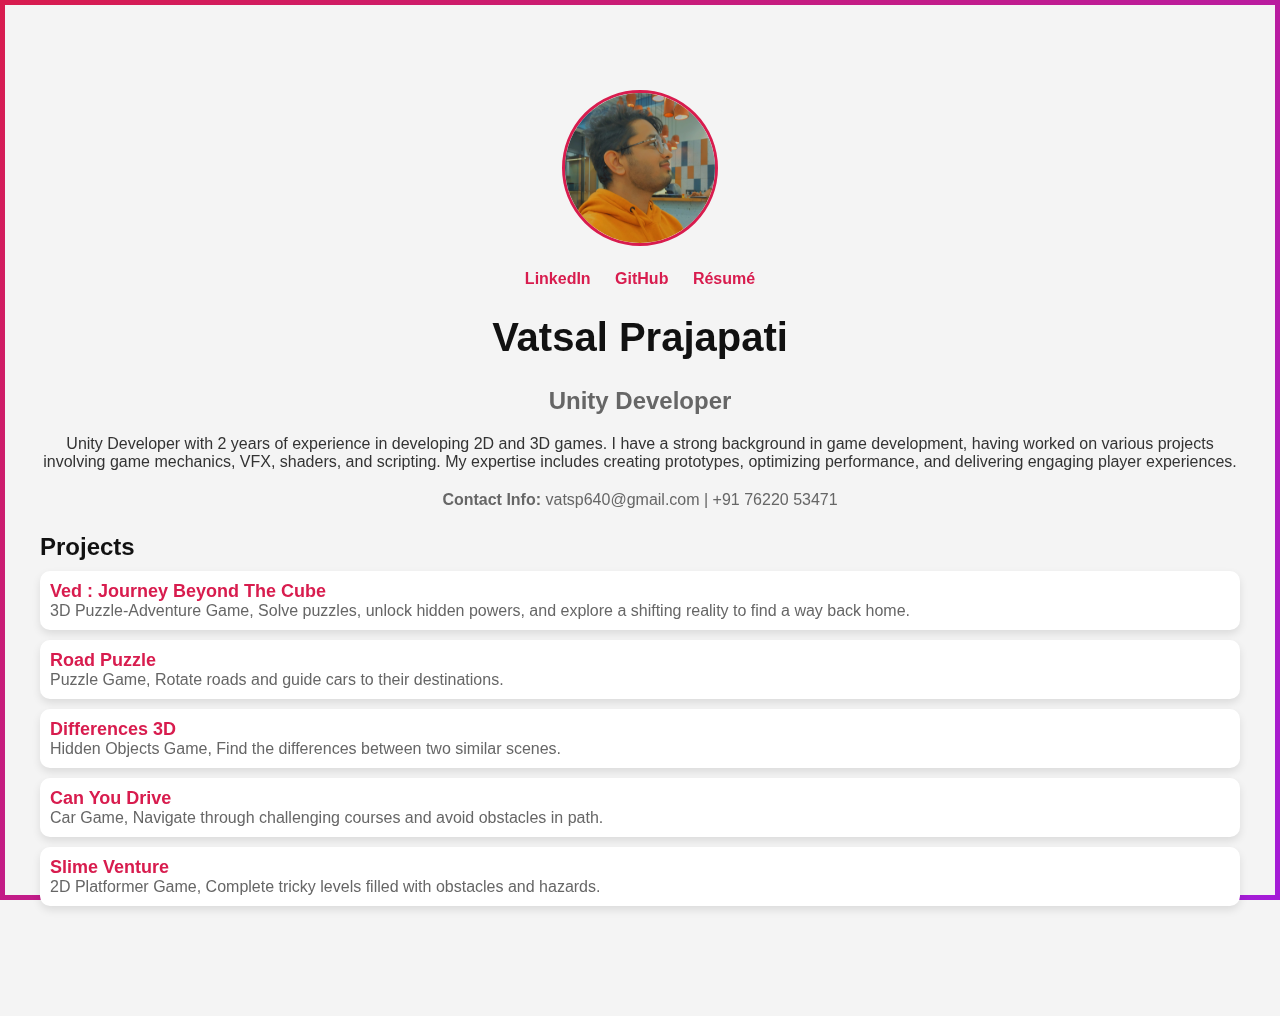
<file: index.html>
<!DOCTYPE html>
<html lang="en">
<head>
    <meta charset="UTF-8">
    <meta name="viewport" content="width=device-width, initial-scale=1.0">
    <title>Vatsal Prajapati</title>
    <link rel="stylesheet" href="styles.css"> <!-- Link to the external CSS file -->
    <link rel="icon" type="image/png" href="img/favicon.png">
</head>
<body>
    <div class="container">
        <!-- Profile Section -->
        <div class="profile-section">
            <img src="img/ProfilePicture.jpg" alt="Profile Picture" class="profile-picture">
            <div class="profile-links">
                <a target="_blank" href="https://www.linkedin.com/in/vatsalrp/" class="link">LinkedIn</a>
                <a target="_blank" href="https://github.com/vatsalrp" class="link">GitHub</a>
                <a target="_blank" href="https://drive.google.com/file/d/13UsGWxCc3MQxv5MGRLqHUqKbyP_nwCQg/view?usp=sharing" class="link">Résumé</a>
            </div>
        </div>

        <!-- Name and Position -->
        <div class="name-section">
            <h1>Vatsal Prajapati</h1>
            <h2>Unity Developer</h2>
            <p> Unity Developer with 2 years of experience in developing 2D and 3D games.
                I have a strong background in game development, having worked on various projects involving game mechanics, VFX, shaders, and scripting.
                My expertise includes creating prototypes, optimizing performance, and delivering engaging player experiences.</p>
        </div>

        <!-- Contact Info and Bio -->
        <div class="contact-section">
            
            <p><strong>Contact Info:</strong> vatsp640@gmail.com | +91 76220 53471</p>
        </div>

        <!-- Projects Section -->
        <div class="projects-section">
            <h3>Projects</h3>
            <div class="projects">
                <div class="project-card">
                    <a href="./projects/Ved/Ved.html" target="_blank" class="project-title">Ved : Journey Beyond The Cube</a>
                    <div class="project-desc">3D Puzzle-Adventure Game, Solve puzzles, unlock hidden powers, and explore a shifting reality to find a way back home.</div>
                </div>
                <div class="project-card">
                    <a href="./projects/RoadPuzzle/road-puzzle.html" target="_blank" class="project-title">Road Puzzle</a>
                    <div class="project-desc">Puzzle Game, Rotate roads and  guide cars to their destinations.</div>
                </div>
                <div class="project-card">
                    <a href="./projects/Differences/differences.html" target="_blank" class="project-title">Differences 3D</a>
                    <div class="project-desc">Hidden Objects Game, Find the differences between two similar scenes.</div>
                </div>
                <div class="project-card">
                    <a href="./projects/CanYouDrive/can-you-drive.html" target="_blank" class="project-title">Can You Drive</a>
                    <div class="project-desc">Car Game, Navigate through challenging courses and avoid obstacles in path.</div>
                </div>
                <div class="project-card">
                    <a href="./projects/SlimeVenture/slime-venture.html" target="_blank" class="project-title">Slime Venture</a>
                    <div class="project-desc">2D Platformer Game, Complete tricky levels filled with obstacles and hazards.</div>
                </div>
            </div>
        </div>
    </div>
</body>
</html>
</file>
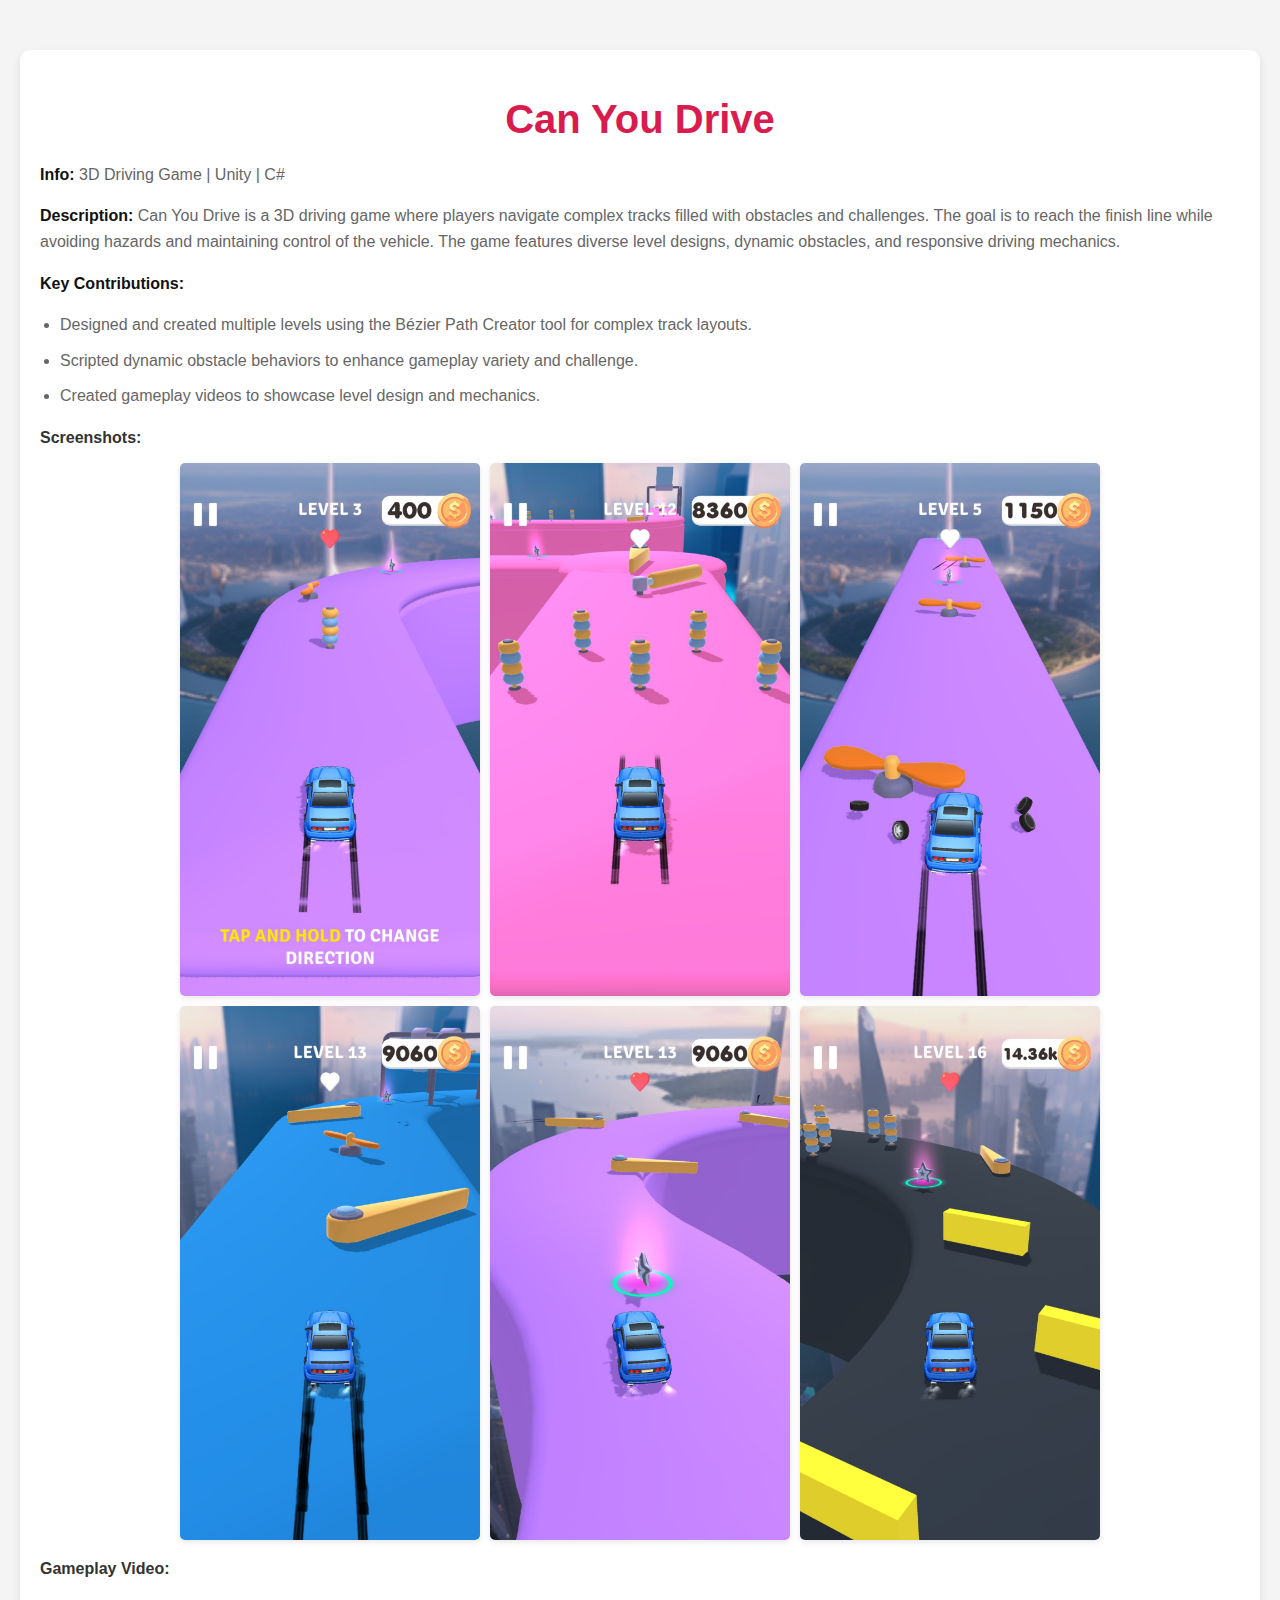
<file: projects/CanYouDrive/can-you-drive.html>
<!DOCTYPE html>
<html lang="en">
<head>
    <meta charset="UTF-8">
    <meta name="viewport" content="width=device-width, initial-scale=1.0">
    <title>Can You Drive</title>
    <link rel="stylesheet" href="styles.css"> <!-- Link to the external CSS file -->
</head>
<body>
    <div class="container">
        <!-- Project Title -->
        <h1 class="project-title">Can You Drive</h1>

        <!-- Project Description -->
        <div class="project-desc">
            <p><strong>Info:</strong> 3D Driving Game | Unity | C#</p>
            <p><strong>Description:</strong> Can You Drive is a 3D driving game where players navigate complex tracks filled with obstacles and challenges.
                The goal is to reach the finish line while avoiding hazards and maintaining control of the vehicle.
                The game features diverse level designs, dynamic obstacles, and responsive driving mechanics.
            </p>
            
            <p><strong>Key Contributions:</strong></p>
            <ul>
                <li>Designed and created multiple levels using the Bézier Path Creator tool for complex track layouts.</li>
                <li>Scripted dynamic obstacle behaviors to enhance gameplay variety and challenge.</li>
                <li>Created gameplay videos to showcase level design and mechanics.</li>
            </ul>
        </div>

        <!-- Images Section -->
        <div class="media-section">
            <p><strong>Screenshots:</strong>
            <div class="image-gallery">
                <img src="img/img1.jpg" alt="Can You Drive Screenshot 1">
                <img src="img/img2.jpg" alt="Can You Drive Screenshot 2">
                <img src="img/img3.jpg" alt="Can You Drive Screenshot 3">
                <img src="img/img4.jpg" alt="Can You Drive Screenshot 4">
                <img src="img/img5.jpg" alt="Can You Drive Screenshot 5">
                <img src="img/img6.jpg" alt="Can You Drive Screenshot 6">
            </div>
        </div>

        <!-- YouTube Video Section -->
        <div class="video-section">
            <p><strong>Gameplay Video:</strong>
        </div>
        <div class="video-container">
            <iframe 
                src="https://youtube.com/embed/zLu1gIJkfN4"
                title="Can You Drive Gameplay" 
                frameborder="0"
                allow="accelerometer; autoplay; clipboard-write; encrypted-media; gyroscope; picture-in-picture" 
                allowfullscreen>
            </iframe>
        </div>

        <!-- Back to Home Link -->
        <!-- <a href="https://vatsalrp.github.io/" class="resume-link">Back to Home</a> -->
    </div>
</body>
</html>
</file>
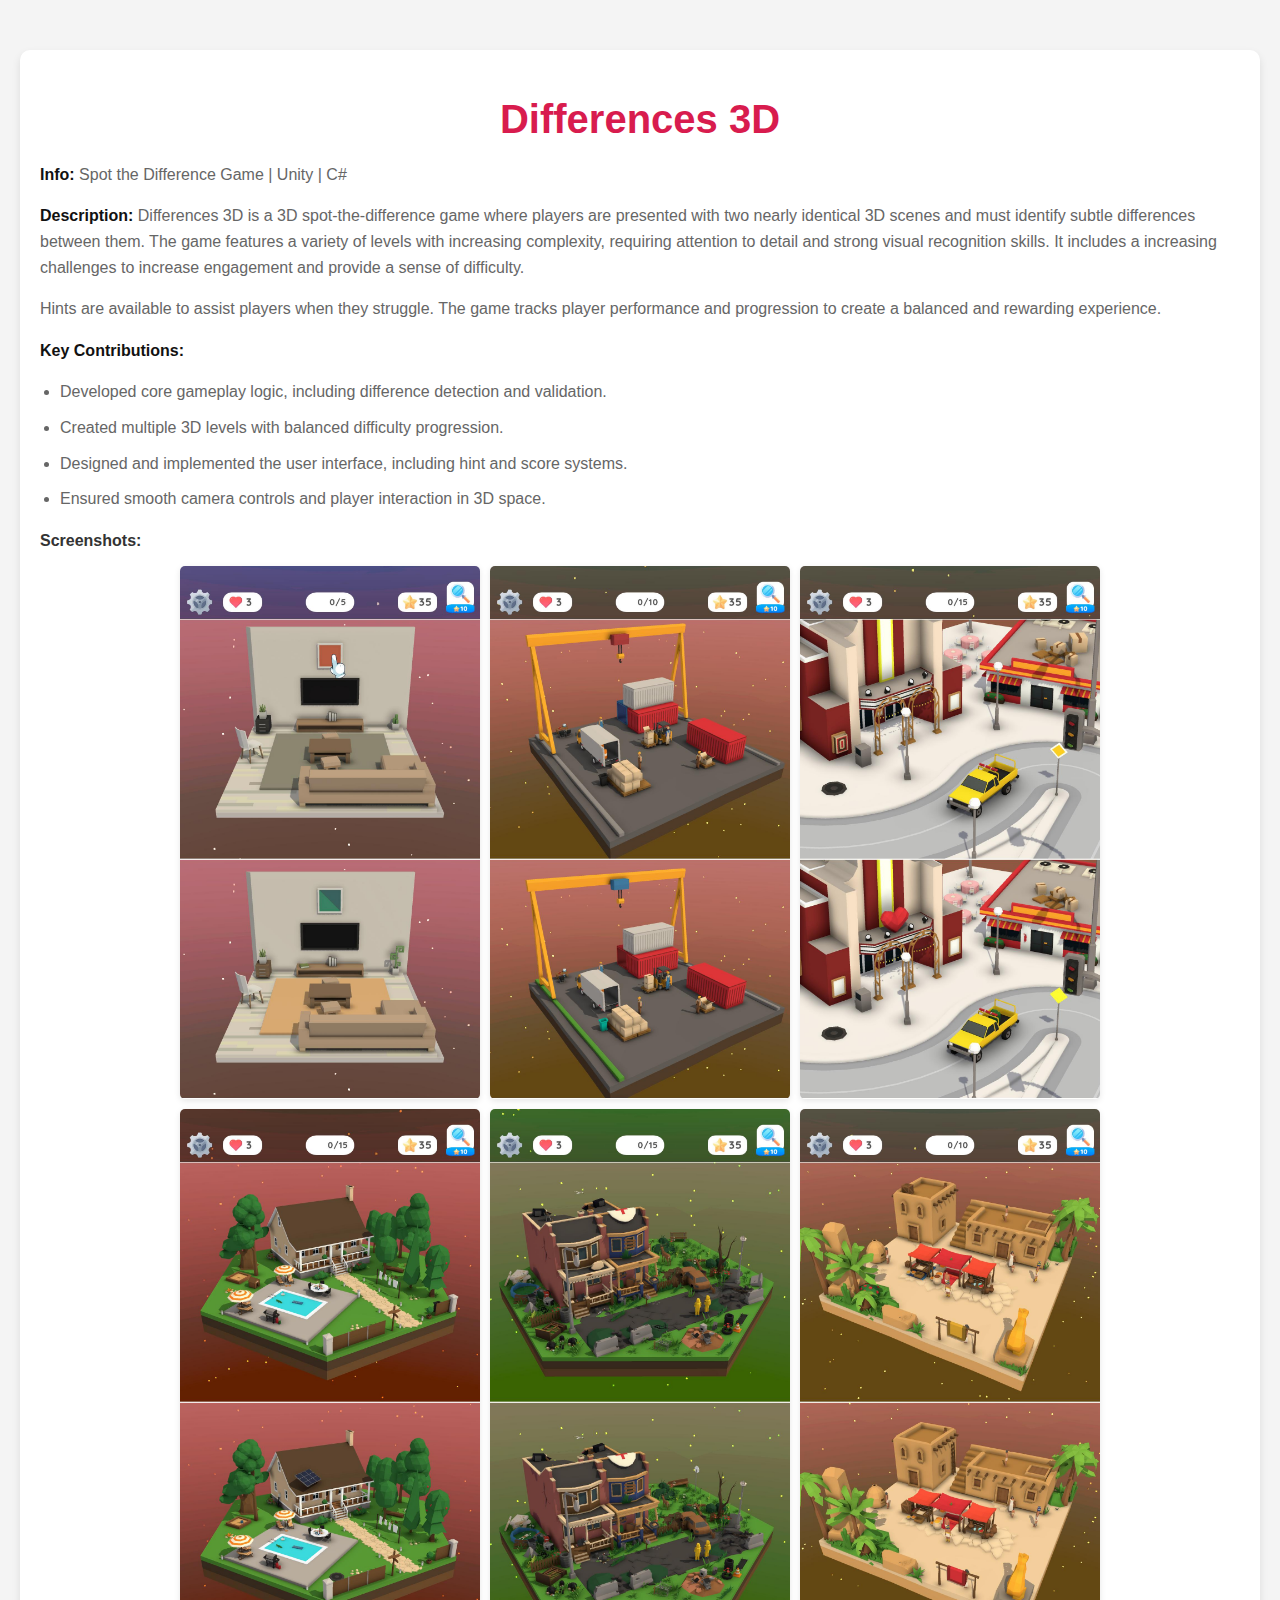
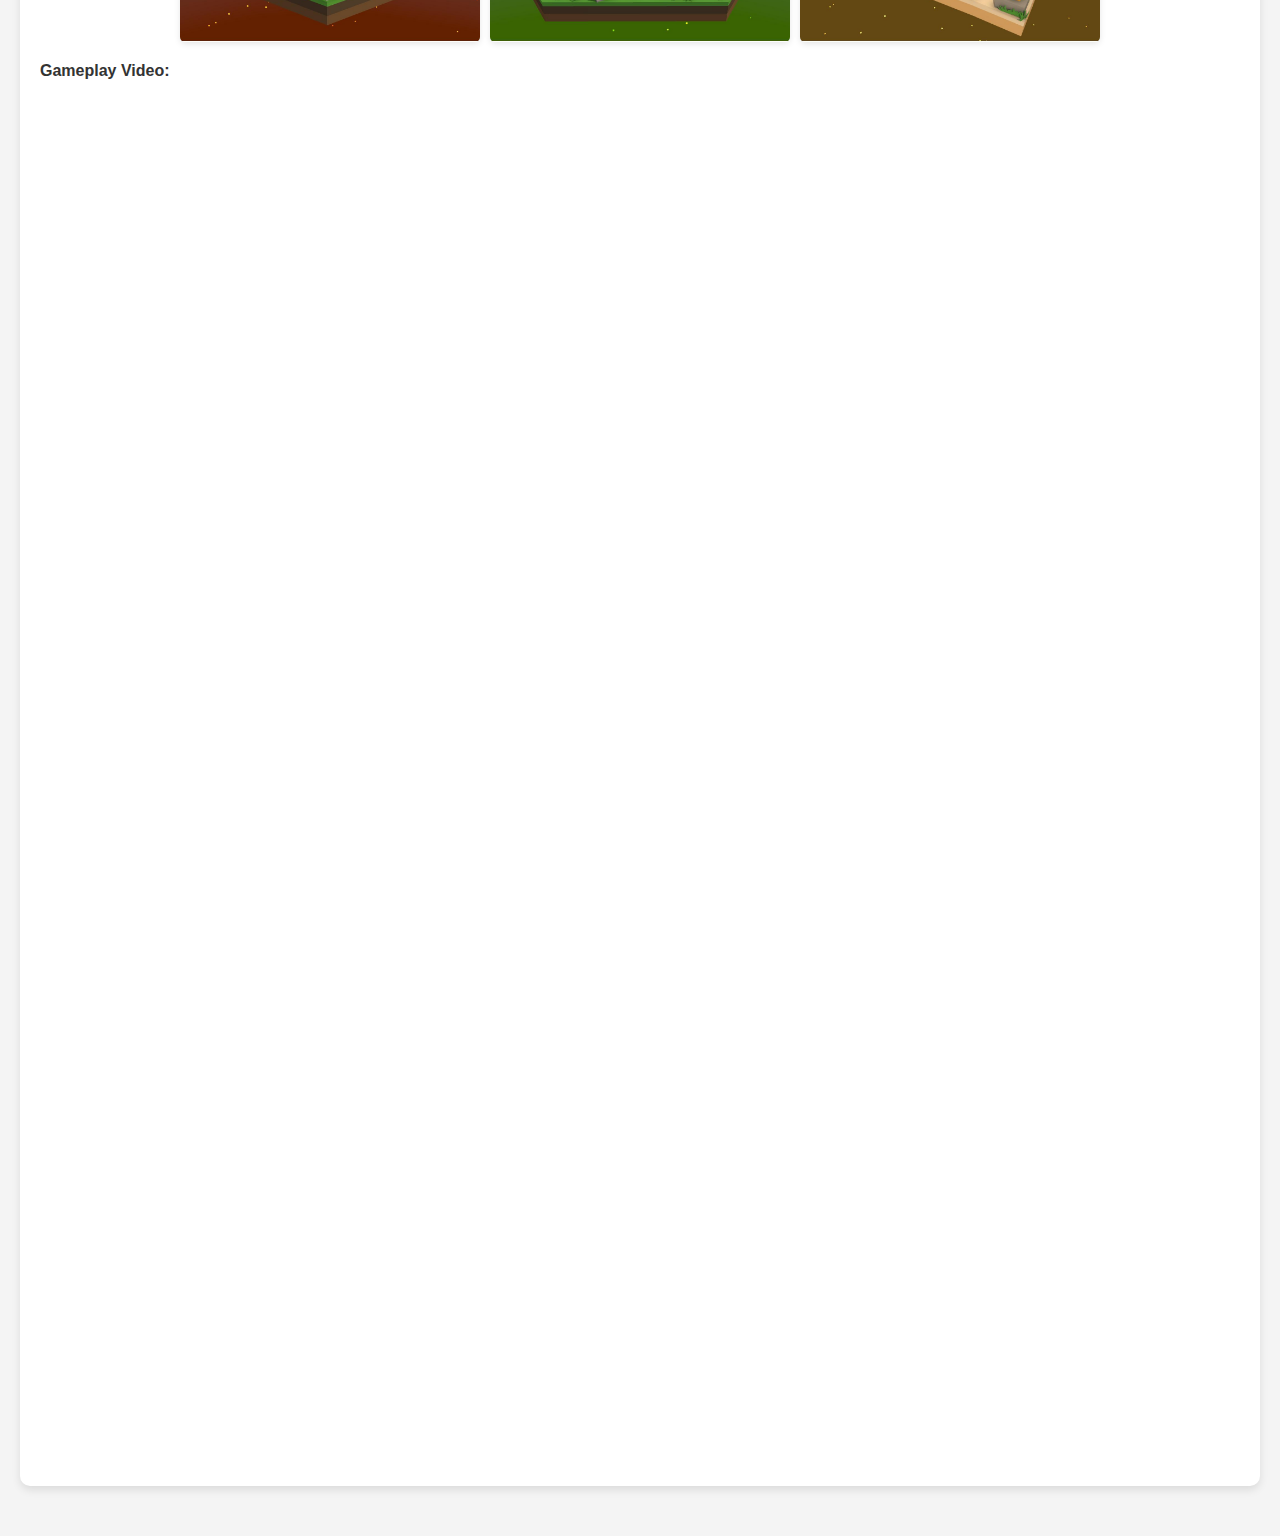
<file: projects/Differences/differences.html>
<!DOCTYPE html>
<html lang="en">
<head>
    <meta charset="UTF-8">
    <meta name="viewport" content="width=device-width, initial-scale=1.0">
    <title>Differences 3D</title>
    <link rel="stylesheet" href="styles.css"> <!-- Link to the external CSS file -->
    <link rel="icon" type="image/png" href="img/favicon.png">
</head>
<body>
    <div class="container">
        <!-- Project Title -->
        <h1 class="project-title">Differences 3D</h1>

        <!-- Project Description -->
        <div class="project-desc">
            <p><strong>Info:</strong> Spot the Difference Game | Unity | C#</p>
            <p><strong>Description:</strong> Differences 3D is a 3D spot-the-difference game where players are presented with two nearly identical 3D scenes and must identify subtle differences between them.
                The game features a variety of levels with increasing complexity, requiring attention to detail and strong visual recognition skills.
                It includes a increasing challenges to increase engagement and provide a sense of difficulty.
            </p>
            <p>
                Hints are available to assist players when they struggle.
                The game tracks player performance and progression to create a balanced and rewarding experience.
            </p>
            <p><strong>Key Contributions:</strong></p>
            <ul>
                <li>Developed core gameplay logic, including difference detection and validation.</li>
                <li>Created multiple 3D levels with balanced difficulty progression.</li>
                <li>Designed and implemented the user interface, including hint and score systems.</li>
                <li>Ensured smooth camera controls and player interaction in 3D space.</li>
            </ul>
        </div>

        <!-- Images Section -->
        <div class="media-section">
            <p><strong>Screenshots:</strong>
            <div class="image-gallery">
                <img src="img/img1.jpg" alt="Differences Screenshot 2">
                <img src="img/img2.jpg" alt="Differences Screenshot 1">
                <img src="img/img3.jpg" alt="Differences Screenshot 3">
                <img src="img/img4.jpg" alt="Differences Screenshot 4">
                <img src="img/img5.jpg" alt="Differences Screenshot 5">
                <img src="img/img6.jpg" alt="Differences Screenshot 6">
            </div>
        </div>

        <!-- YouTube Video Section -->
        <div class="video-section">
            <p><strong>Gameplay Video:</strong>
        </div>
        <!-- <div class="video-container">
            <iframe width="315" height="560" src="https://youtube.com/embed/sfEpgMW0HjY" 
                title="Differences Gameplay" frameborder="0" 
                allow="accelerometer; autoplay; clipboard-write; encrypted-media; gyroscope; picture-in-picture" 
                allowfullscreen>
            </iframe>
        
            <iframe width="560" height="315" src="https://youtube.com/embed/TGMaINhGixk" 
                title="Differences Gameplay" frameborder="0" 
                allow="accelerometer; autoplay; clipboard-write; encrypted-media; gyroscope; picture-in-picture" 
                allowfullscreen>
            </iframe>
        </div> -->

        <div class="video-container">
            <iframe 
                src="https://youtube.com/embed/sfEpgMW0HjY"
                title="Differences Gameplay" 
                frameborder="0"
                allow="accelerometer; autoplay; clipboard-write; encrypted-media; gyroscope; picture-in-picture" 
                allowfullscreen>
            </iframe>
        </div>

        <div class="video-container">
        <iframe 
                src="https://youtube.com/embed/TGMaINhGixk"
                title="Differences Gameplay" 
                frameborder="0"
                allow="accelerometer; autoplay; clipboard-write; encrypted-media; gyroscope; picture-in-picture" 
                allowfullscreen>
            </iframe>
        </div>

        <!-- Back to Home Link -->
        <!-- <a href="https://vatsalrp.github.io/" class="resume-link">Back to Home</a> -->
    </div>
</body>
</html>
</file>
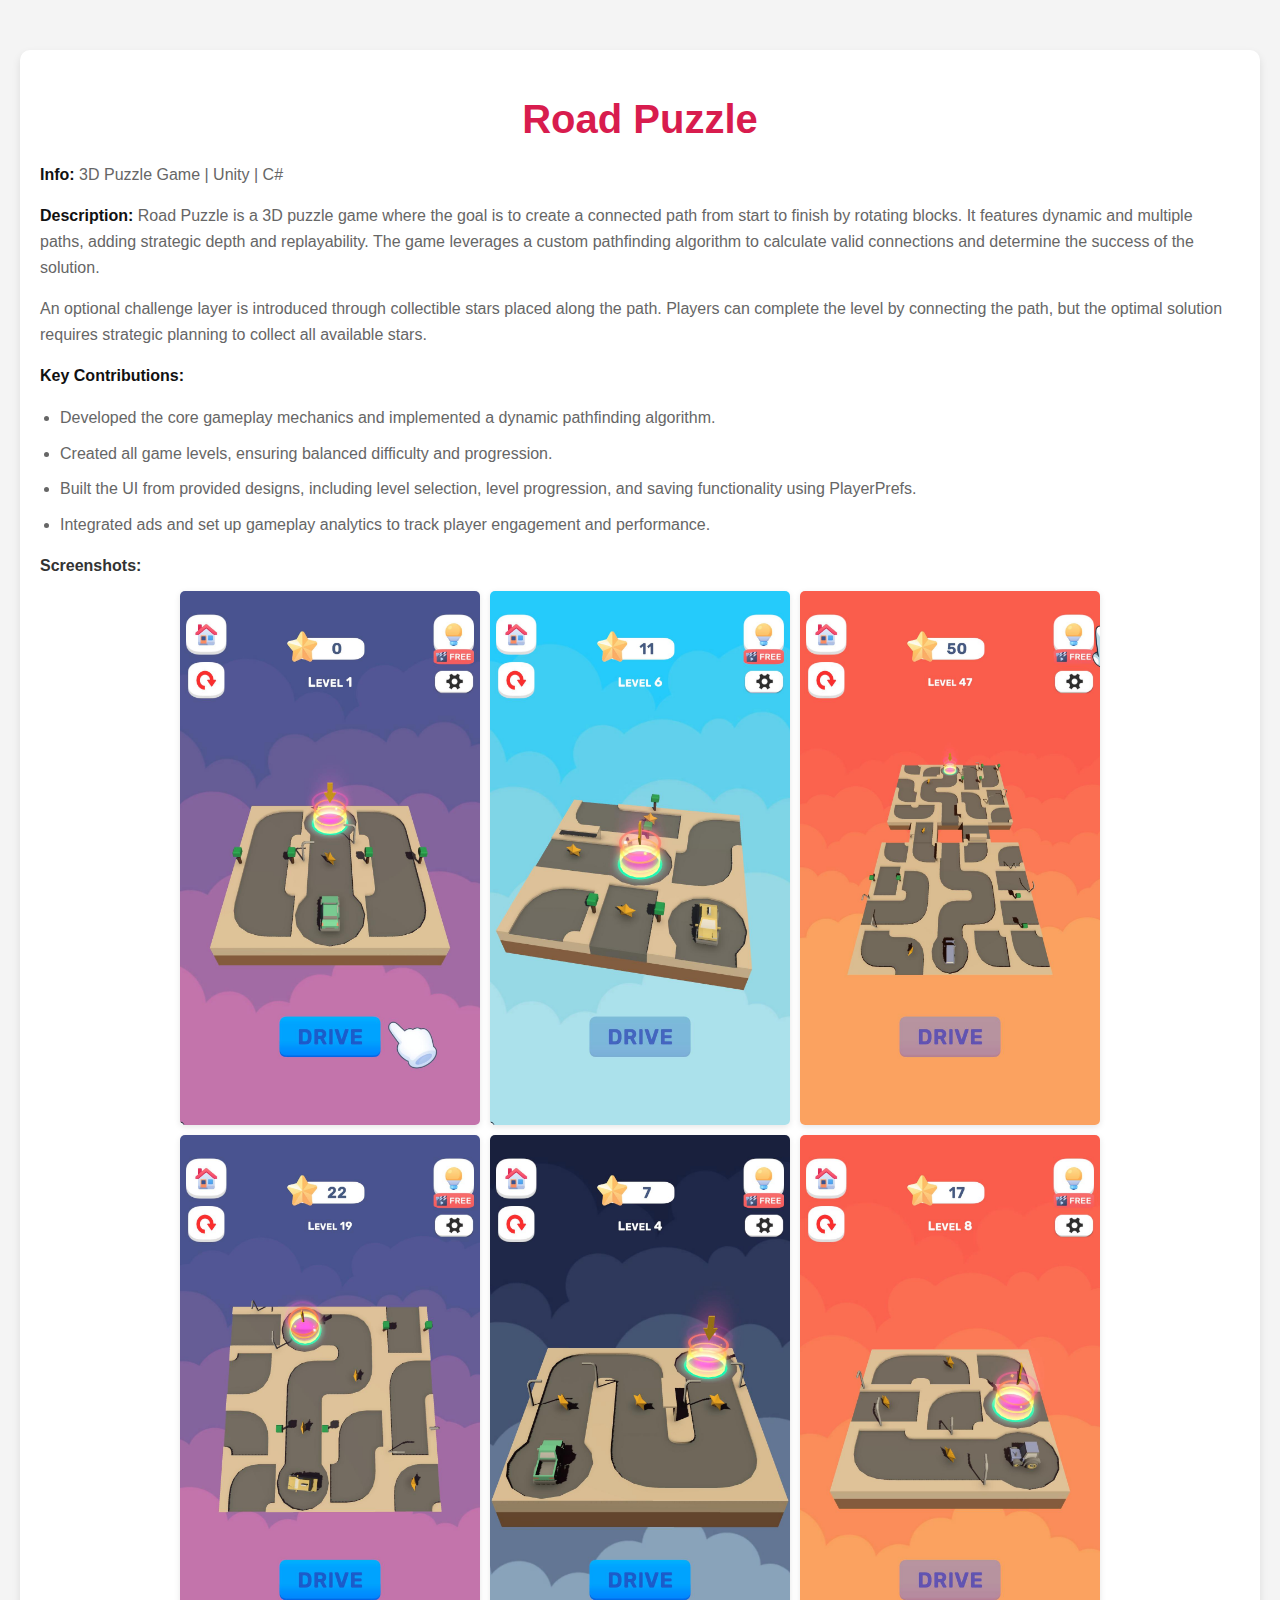
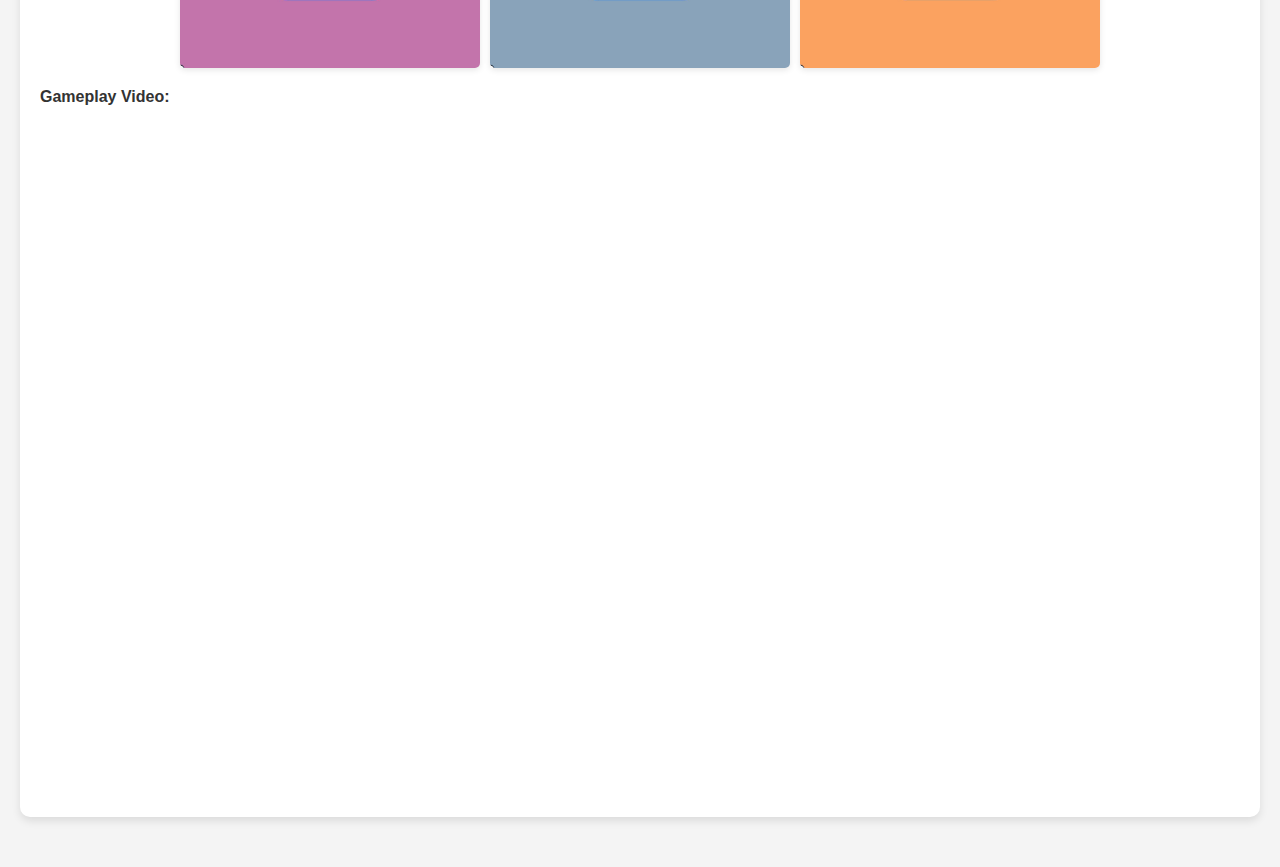
<file: projects/RoadPuzzle/road-puzzle.html>
<!DOCTYPE html>
<html lang="en">
<head>
    <meta charset="UTF-8">
    <meta name="viewport" content="width=device-width, initial-scale=1.0">
    <title>Road Puzzle</title>
    <link rel="stylesheet" href="styles.css"> <!-- Link to the external CSS file -->
    <link rel="icon" type="image/png" href="img/favicon.png">
</head>
<body>
    <div class="container">
        <!-- Project Title -->
        <h1 class="project-title">Road Puzzle</h1>

        <!-- Project Description -->
        <div class="project-desc">
            <p><strong>Info:</strong> 3D Puzzle Game | Unity | C#</p>
            <p><strong>Description:</strong> Road Puzzle is a 3D puzzle game where the goal is to create a connected path from start to finish by rotating blocks.
                It features dynamic and multiple paths, adding strategic depth and replayability.
                The game leverages a custom pathfinding algorithm to calculate valid connections and determine the success of the solution.
            </p>
            <p>
                An optional challenge layer is introduced through collectible stars placed along the path.
                Players can complete the level by connecting the path, but the optimal solution requires strategic planning to collect all available stars.
            </p>
            <p><strong>Key Contributions:</strong></p>
            <ul>
                <li>Developed the core gameplay mechanics and implemented a dynamic pathfinding algorithm.</li>
                <li>Created all game levels, ensuring balanced difficulty and progression.</li>
                <li>Built the UI from provided designs, including level selection, level progression, and saving functionality using PlayerPrefs.</li>
                <li>Integrated ads and set up gameplay analytics to track player engagement and performance.</li>
            </ul>
        </div>

        <!-- Images Section -->
        <div class="media-section">
            <p><strong>Screenshots:</strong>
            <div class="image-gallery">
                <img src="img/img1.jpg" alt="Road Puzzle Screenshot 1">
                <img src="img/img2.jpg" alt="Road Puzzle Screenshot 2">
                <img src="img/img3.jpg" alt="Road Puzzle Screenshot 3">
                <img src="img/img4.jpg" alt="Road Puzzle Screenshot 4">
                <img src="img/img5.jpg" alt="Road Puzzle Screenshot 5">
                <img src="img/img6.jpg" alt="Road Puzzle Screenshot 6">
            </div>
        </div>

        <!-- YouTube Video Section -->
        <div class="video-section">
            <p><strong>Gameplay Video:</strong>
        </div>
        <div class="video-container">
            <iframe 
                src="https://youtube.com/embed/kZRfVn1fmAA"
                title="Road Puzzle Gameplay" 
                frameborder="0"
                allow="accelerometer; autoplay; clipboard-write; encrypted-media; gyroscope; picture-in-picture" 
                allowfullscreen>
            </iframe>
        </div>

        <!-- Back to Home Link -->
        <!-- <a href="https://vatsalrp.github.io/" class="resume-link">Back to Home</a> -->
    </div>
</body>
</html>
</file>
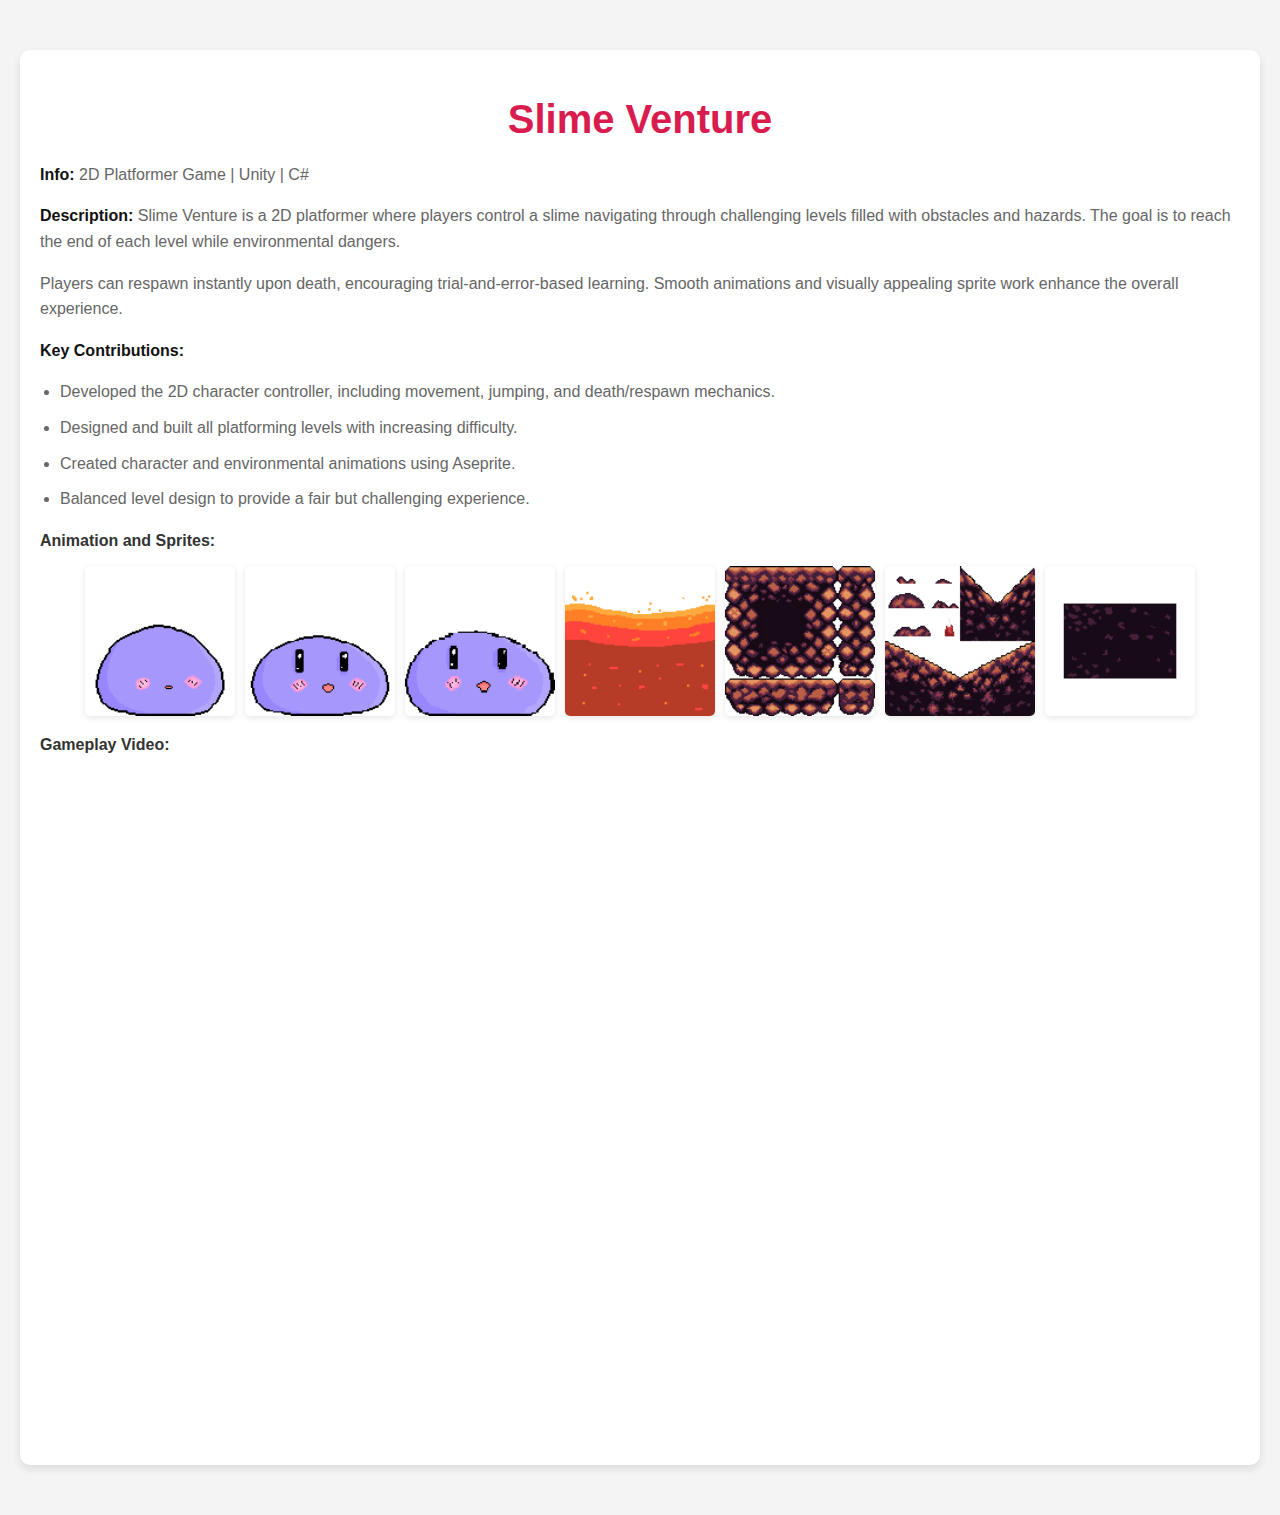
<file: projects/SlimeVenture/slime-venture.html>
<!DOCTYPE html>
<html lang="en">
<head>
    <meta charset="UTF-8">
    <meta name="viewport" content="width=device-width, initial-scale=1.0">
    <title>Slime Venture</title>
    <link rel="stylesheet" href="styles.css"> <!-- Link to the external CSS file -->
    <link rel="icon" type="image/png" href="img/favicon.png">
</head>
<body>
    <div class="container">
        <!-- Project Title -->
        <h1 class="project-title">Slime Venture</h1>

        <!-- Project Description -->
        <div class="project-desc">
            <p><strong>Info:</strong> 2D Platformer Game | Unity | C#</p>
            <p><strong>Description:</strong> Slime Venture is a 2D platformer where players control a slime navigating through challenging levels filled with obstacles and hazards.
                The goal is to reach the end of each level while environmental dangers.
            </p>
            <p>
                Players can respawn instantly upon death, encouraging trial-and-error-based learning.
                Smooth animations and visually appealing sprite work enhance the overall experience.
            </p>
            <p><strong>Key Contributions:</strong></p>
            <ul>
                <li>Developed the 2D character controller, including movement, jumping, and death/respawn mechanics.</li>
                <li>Designed and built all platforming levels with increasing difficulty.</li>
                <li>Created character and environmental animations using Aseprite.</li>
                <li>Balanced level design to provide a fair but challenging experience.</li>
            </ul>
        </div>

        <!-- Images Section -->
        <div class="media-section">
            <p><strong>Animation and Sprites:</strong>
            <div class="image-gallery">
                <img src="img/img1.gif" alt="Slime Venture Screenshot 1">
                <img src="img/img2.gif" alt="Slime Venture Screenshot 2">
                <img src="img/img3.gif" alt="Slime Venture Screenshot 3">
                <img src="img/img4.gif" alt="Slime Venture Screenshot 4">
                <img src="img/img5.jpg" alt="Slime Venture Screenshot 4">
                <img src="img/img6.png" alt="Slime Venture Screenshot 4">
                <img src="img/img7.png" alt="Slime Venture Screenshot 4">
            </div>
        </div>

        <!-- YouTube Video Section -->
        <div class="video-section">
            <p><strong>Gameplay Video:</strong>
        </div>
        <div class="video-container">
            <iframe 
                src="https://youtube.com/embed/30IrmBx-UZU"
                title="Slime Venture Gameplay" 
                frameborder="0"
                allow="accelerometer; autoplay; clipboard-write; encrypted-media; gyroscope; picture-in-picture" 
                allowfullscreen>
            </iframe>
        </div>

        <!-- Back to Home Link -->
        <!-- <a href="https://vatsalrp.github.io/" class="resume-link">Back to Home</a> -->
    </div>
</body>
</html>
</file>
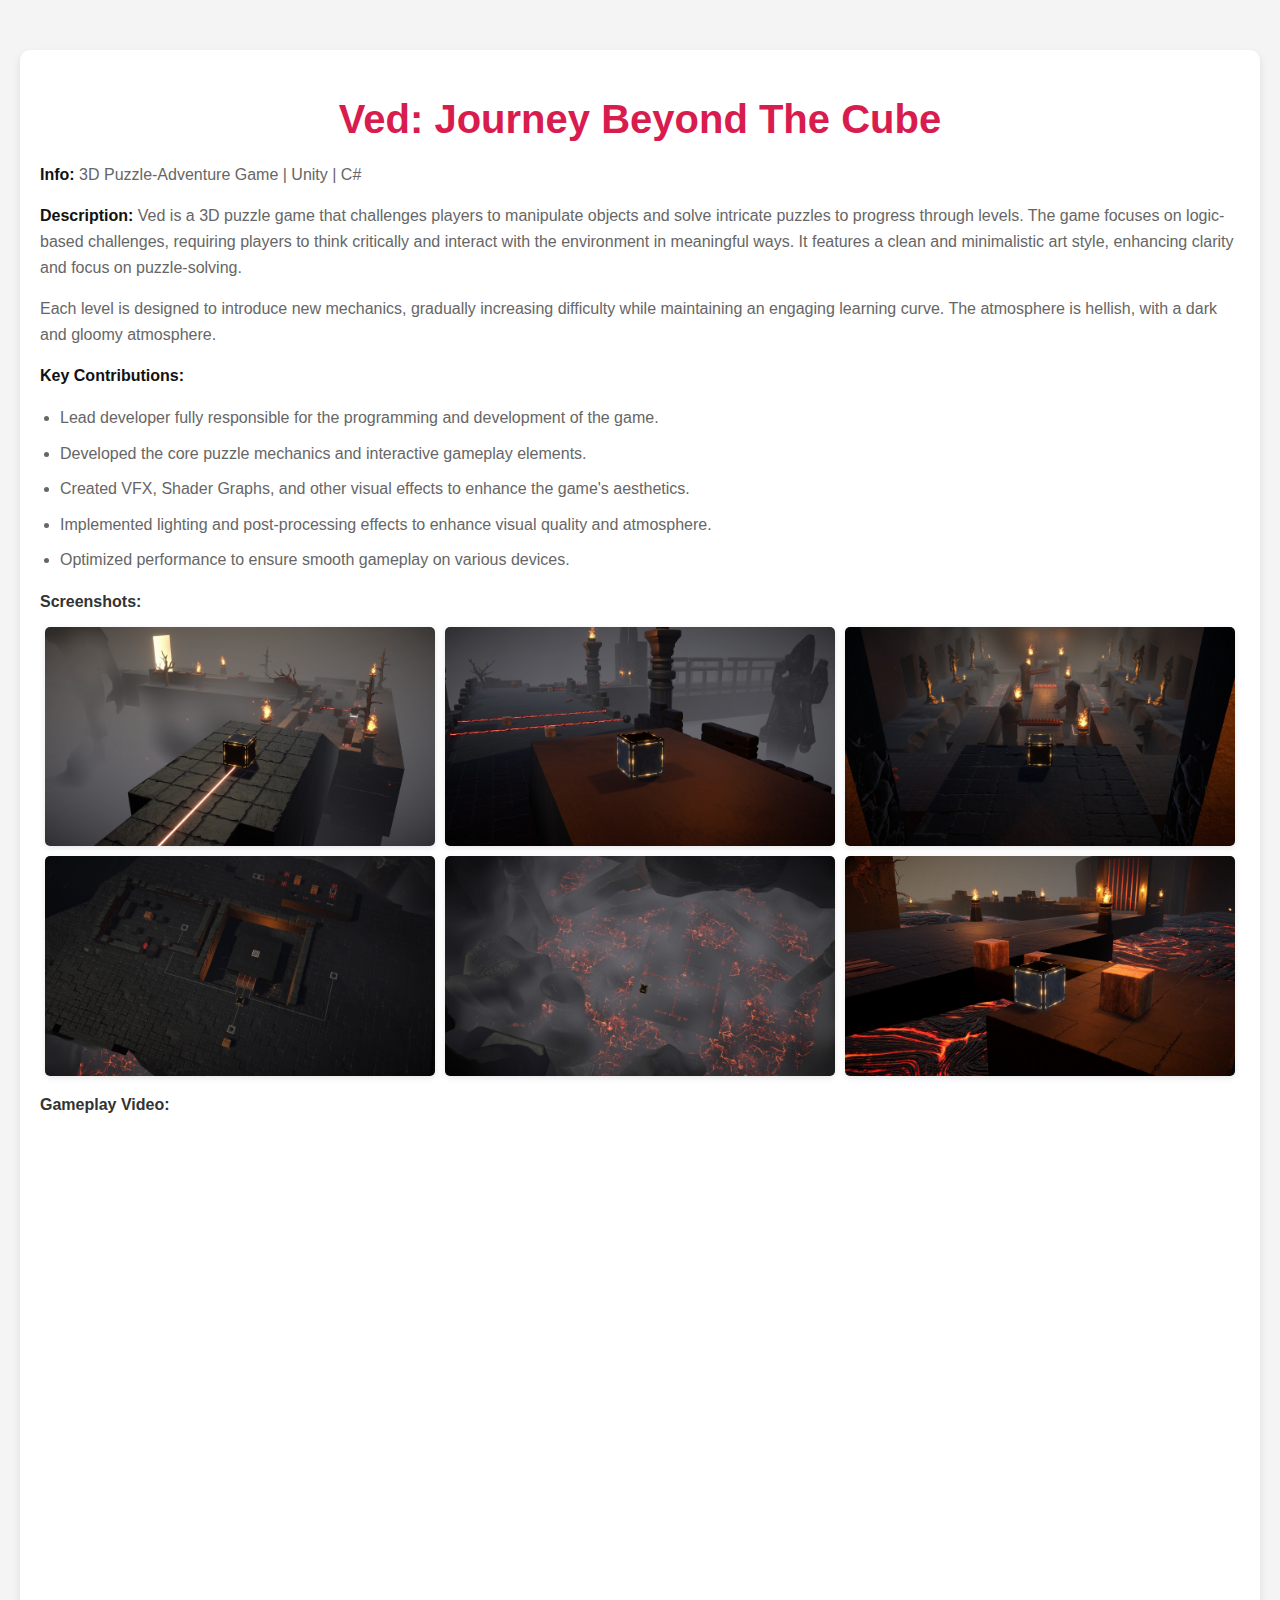
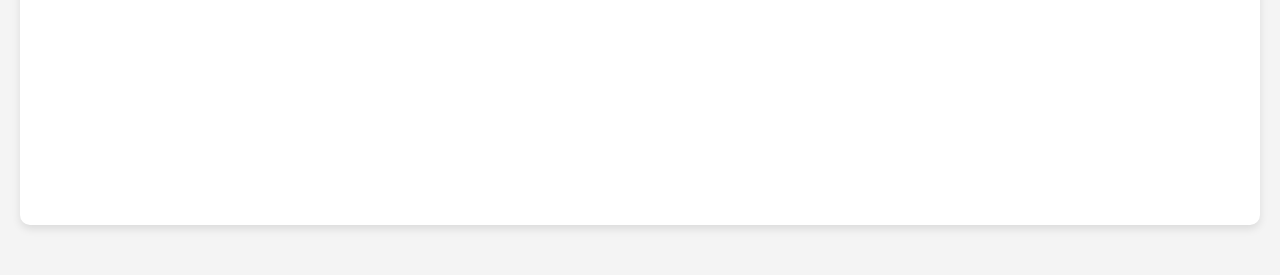
<file: projects/Ved/Ved.html>
<!DOCTYPE html>
<html lang="en">
<head>
    <meta charset="UTF-8">
    <meta name="viewport" content="width=device-width, initial-scale=1.0">
    <title>Ved</title>
    <link rel="stylesheet" href="styles.css"> <!-- Link to the external CSS file -->
</head>
<body>
    <div class="container">
        <!-- Project Title -->
        <h1 class="project-title">Ved: Journey Beyond The Cube</h1>

        <!-- Project Description -->
        <div class="project-desc">
            <p><strong>Info:</strong> 3D Puzzle-Adventure Game | Unity | C#</p>
            <p><strong>Description:</strong> Ved is a 3D puzzle game that challenges players to manipulate objects and solve intricate puzzles to progress through levels.
                The game focuses on logic-based challenges, requiring players to think critically and interact with the environment in meaningful ways.
                It features a clean and minimalistic art style, enhancing clarity and focus on puzzle-solving.
            </p>
            <p>
                Each level is designed to introduce new mechanics, gradually increasing difficulty while maintaining an engaging learning curve.
                The atmosphere is hellish, with a dark and gloomy atmosphere.
            </p>
            <p><strong>Key Contributions:</strong></p>
            <ul>
                <li>Lead developer fully responsible for the programming and development of the game.</li>
                <li>Developed the core puzzle mechanics and interactive gameplay elements.</li>
                <li>Created VFX, Shader Graphs, and other visual effects to enhance the game's aesthetics.</li>
                <li>Implemented lighting and post-processing effects to enhance visual quality and atmosphere.</li>
                <li>Optimized performance to ensure smooth gameplay on various devices.</li>
            </ul>
        </div>

        <!-- Images Section -->
        <div class="media-section">
            <p><strong>Screenshots:</strong>
            <div class="image-gallery">
                <img src="img/img1.jpg" alt="Ved Screenshot 1">
                <img src="img/img2.jpg" alt="Ved Screenshot 2">
                <img src="img/img3.jpg" alt="Ved Screenshot 3">
                <img src="img/img4.jpg" alt="Ved Screenshot 4">
                <img src="img/img5.jpg" alt="Ved Screenshot 5">
                <img src="img/img6.jpg" alt="Ved Screenshot 6">
            </div>
        </div>

        <!-- YouTube Video Section -->
        <div class="video-section">
            <p><strong>Gameplay Video:</strong>
        </div>
        <div class="video-container">
            <iframe 
                src="https://youtube.com/embed/VxVJZNnS5gU"
                title="Ved Gameplay" 
                frameborder="0"
                allow="accelerometer; autoplay; clipboard-write; encrypted-media; gyroscope; picture-in-picture" 
                allowfullscreen>
            </iframe>
        </div>

        <!-- Back to Home Link -->
        <!-- <a href="https://vatsalrp.github.io/" class="resume-link">Back to Home</a> -->
    </div>
</body>
</html>
</file>
<file: styles.css>
:root {
    /* Colors */
    --primary-color: #d81c4e;
    --secondary-color: #a41cd8 ;
    --background-color: #f4f4f4;
    --text-color: #333;
    --heading-color: #111;
    --subtext-color: #666;
    --link-color: #d81c4e;
    --link-hover-color: #a41cd8 ;
    --card-background: white;
    --border-color: #ccc;

    /* Fonts */
    --font-family: Arial, sans-serif;
    --font-size-base: 1rem;
    --font-size-large: 1.5rem;
    --font-size-xlarge: 2.5rem;
    --font-size-small: 0.875rem;

    /* Spacing */
    --spacing-small: 10px;
    --spacing-medium: 20px;
    --spacing-large: 50px;

    /* Transitions */
    --transition-duration: 0.3s;
    --transition-ease: ease;
}

/* General Styles */
body {
    font-family: var(--font-family);
    margin: 0;
    padding: 0;
    background-color: var(--background-color);
    color: var(--text-color);
}

.container {
    max-width: 1200px;
    margin: var(--spacing-large) auto;
    padding: var(--spacing-medium);
}

/* Profile Section */
.profile-section {
    text-align: center;
    margin-bottom: var(--spacing-medium);
}

.profile-picture {
    width: 150px;
    height: 150px;
    border-radius: 50%;
    border: 3px solid var(--primary-color);
    object-fit: cover;
    margin-bottom: var(--spacing-small);
    transition: border-color var(--transition-duration) var(--transition-ease),
                transform var(--transition-duration) var(--transition-ease);
}

.profile-picture:hover {
    border-color: var(--secondary-color);
    transform: scale(1.05);
}

.profile-links {
    margin-top: var(--spacing-small);
}

.link {
    margin: 0 var(--spacing-small);
    text-decoration: none;
    color: var(--link-color);
    font-weight: bold;
    transition: color var(--transition-duration) var(--transition-ease);
}

.link:hover {
    color: var(--link-hover-color);
    text-decoration: underline;
}

/* Name and Position */
.name-section {
    text-align: center;
    margin-bottom: var(--spacing-medium);
}

.name-section h1 {
    font-size: var(--font-size-xlarge);
    color: var(--heading-color);
}

.name-section h2 {
    font-size: var(--font-size-large);
    color: var(--subtext-color);
}

/* Contact Info and Bio */
.contact-section {
    text-align: center;
    margin-bottom: var(--spacing-medium);
}

.contact-section p {
    margin: 5px 0;
    color: var(--subtext-color);
}

/* Projects Section */
.projects-section {
    margin-bottom: var(--spacing-medium);
}

.projects-section h3 {
    font-size: var(--font-size-large);
    color: var(--heading-color);
    margin-bottom: var(--spacing-small);
}

.projects {
    display: flex;
    flex-direction: column;
    gap: var(--spacing-small);
}

.project-card {
    background: var(--card-background);
    padding: var(--spacing-small);
    border-radius: 10px;
    box-shadow: 0 4px 8px rgba(0, 0, 0, 0.1);
    transition: transform var(--transition-duration) var(--transition-ease);
}

.project-card:hover {
    transform: scale(1.02);
}

.project-title {
    font-size: 18px;
    font-weight: bold;
    color: var(--primary-color);
    text-decoration: none;
    transition: color var(--transition-duration) var(--transition-ease);
}

.project-title:hover {
    color: var(--link-hover-color);
    text-decoration: underline;
}

.project-desc {
    color: var(--subtext-color);
}

/* Responsive Design */
@media (max-width: 768px) {
    .container {
        padding: var(--spacing-small);
    }

    .name-section h1 {
        font-size: var(--font-size-large);
    }

    .name-section h2 {
        font-size: var(--font-size-base);
    }
}

/* Gradient border around the page */
body {
    position: relative;
    min-height: 100vh;
    margin: 0;
    padding: var(--spacing-medium);
    overflow: auto;
}

body::before {
    content: '';
    position: fixed;
    top: 0;
    left: 0;
    right: 0;
    bottom: 0;
    border: 5px solid transparent;
    background: linear-gradient(135deg, var(--primary-color), var(--secondary-color)) border-box;
    mask: linear-gradient(#fff 0 0) padding-box, linear-gradient(#fff 0 0);
    mask-composite: exclude;
    pointer-events: none;
    z-index: -1;
}
</file>
<file: projects/CanYouDrive/styles.css>
:root {
    /* Colors */
    --primary-color: #d81c4e;
    --secondary-color: #a41cd8;
    --background-color: #f4f4f4;
    --text-color: #333;
    --heading-color: #111;
    --subtext-color: #666;
    --link-color: #d81c4e;
    --link-hover-color: #a41cd8;
    --card-background: white;
    --border-color: #ccc;

    /* Fonts */
    --font-family: Arial, sans-serif;
    --font-size-base: 1rem;
    --font-size-large: 1.5rem;
    --font-size-xlarge: 2.5rem;
    --font-size-small: 0.875rem;

    /* Spacing */
    --spacing-small: 10px;
    --spacing-medium: 20px;
    --spacing-large: 50px;

    /* Transitions */
    --transition-duration: 0.3s;
    --transition-ease: ease;
}

/* General Styles */
body {
    font-family: var(--font-family);
    margin: 0;
    padding: 0;
    background-color: var(--background-color);
    color: var(--text-color);
}

.container {
    max-width: 1200px;
    margin: var(--spacing-large) auto;
    padding: var(--spacing-medium);
    background: var(--card-background);
    border-radius: 10px;
    box-shadow: 0 4px 8px rgba(0, 0, 0, 0.1);
}

/* Project Title */
.project-title {
    font-size: var(--font-size-xlarge);
    color: var(--primary-color);
    text-align: center;
    margin-bottom: var(--spacing-medium);
}

/* Project Description */
.project-desc {
    color: var(--subtext-color);
    line-height: 1.6;
    margin-bottom: var(--spacing-medium);
}

.project-desc strong {
    color: var(--heading-color);
}

.project-desc ul {
    margin: var(--spacing-small) 0;
    padding-left: var(--spacing-medium);
}

.project-desc li {
    margin-bottom: var(--spacing-small);
}

/* Back to Home Link */
.resume-link {
    display: inline-block;
    text-align: center;
    margin-top: var(--spacing-medium);
    padding: var(--spacing-small) var(--spacing-medium);
    background: var(--primary-color);
    color: white;
    text-decoration: none;
    border-radius: 5px;
    transition: background var(--transition-duration) var(--transition-ease);
}

.resume-link:hover {
    background: var(--link-hover-color);
}

/* Responsive Design */
@media (max-width: 768px) {
    .container {
        padding: var(--spacing-small);
    }

    .project-title {
        font-size: var(--font-size-large);
    }
}

/* Media Section */
.media-section, .video-section {
    margin-top: var(--spacing-medium);
}

.image-gallery {
    display: flex;
    gap: var(--spacing-small);
    flex-wrap: wrap;
    justify-content: center;
}

.image-gallery img {
    width: calc(33.333% - var(--spacing-small));
    max-width: 300px;
    border-radius: 5px;
    box-shadow: 0 2px 6px rgba(0, 0, 0, 0.1);
    transition: transform var(--transition-duration) var(--transition-ease);
}

.image-gallery img:hover {
    transform: scale(1.05);
}

.video-section iframe {
    width: 100%;
    max-width: 315;
    height: 560;
    border-radius: 5px;
    box-shadow: 0 4px 8px rgba(0, 0, 0, 0.1);
}

/* Responsive Design */
@media (max-width: 768px) {
    .image-gallery img {
        width: calc(50% - var(--spacing-small));
    }

    .video-section iframe {
        height: 200px;
    }
}

.video-container {
    position: relative;
    width: 100%;
    max-width: 100%;
    padding-bottom: 56.25%; /* 16:9 Aspect Ratio */
    height: 0;
}

.video-container iframe {
    position: absolute;
    top: 0;
    left: 0;
    width: 100%;
    height: 100%;
}
</file>
<file: projects/Differences/styles.css>
:root {
    /* Colors */
    --primary-color: #d81c4e;
    --secondary-color: #a41cd8;
    --background-color: #f4f4f4;
    --text-color: #333;
    --heading-color: #111;
    --subtext-color: #666;
    --link-color: #d81c4e;
    --link-hover-color: #a41cd8;
    --card-background: white;
    --border-color: #ccc;

    /* Fonts */
    --font-family: Arial, sans-serif;
    --font-size-base: 1rem;
    --font-size-large: 1.5rem;
    --font-size-xlarge: 2.5rem;
    --font-size-small: 0.875rem;

    /* Spacing */
    --spacing-small: 10px;
    --spacing-medium: 20px;
    --spacing-large: 50px;

    /* Transitions */
    --transition-duration: 0.3s;
    --transition-ease: ease;
}

/* General Styles */
body {
    font-family: var(--font-family);
    margin: 0;
    padding: 0;
    background-color: var(--background-color);
    color: var(--text-color);
}

.container {
    max-width: 1200px;
    margin: var(--spacing-large) auto;
    padding: var(--spacing-medium);
    background: var(--card-background);
    border-radius: 10px;
    box-shadow: 0 4px 8px rgba(0, 0, 0, 0.1);
}

/* Project Title */
.project-title {
    font-size: var(--font-size-xlarge);
    color: var(--primary-color);
    text-align: center;
    margin-bottom: var(--spacing-medium);
}

/* Project Description */
.project-desc {
    color: var(--subtext-color);
    line-height: 1.6;
    margin-bottom: var(--spacing-medium);
}

.project-desc strong {
    color: var(--heading-color);
}

.project-desc ul {
    margin: var(--spacing-small) 0;
    padding-left: var(--spacing-medium);
}

.project-desc li {
    margin-bottom: var(--spacing-small);
}

/* Back to Home Link */
.resume-link {
    display: inline-block;
    text-align: center;
    margin-top: var(--spacing-medium);
    padding: var(--spacing-small) var(--spacing-medium);
    background: var(--primary-color);
    color: white;
    text-decoration: none;
    border-radius: 5px;
    transition: background var(--transition-duration) var(--transition-ease);
}

.resume-link:hover {
    background: var(--link-hover-color);
}

/* Responsive Design */
@media (max-width: 768px) {
    .container {
        padding: var(--spacing-small);
    }

    .project-title {
        font-size: var(--font-size-large);
    }
}

/* Media Section */
.media-section, .video-section {
    margin-top: var(--spacing-medium);
}

.image-gallery {
    display: flex;
    gap: var(--spacing-small);
    flex-wrap: wrap;
    justify-content: center;
}

.image-gallery img {
    width: calc(33.333% - var(--spacing-small));
    max-width: 300px;
    border-radius: 5px;
    box-shadow: 0 2px 6px rgba(0, 0, 0, 0.1);
    transition: transform var(--transition-duration) var(--transition-ease);
}

.image-gallery img:hover {
    transform: scale(1.05);
}

/* .video-container {
    display: flex;
    justify-content: center;
    align-items: center;
    gap: var(--spacing-small);
    flex-wrap: wrap;
}

.video-container iframe {
    margin: var(--spacing-small);
} */

/* Responsive Design */
@media (max-width: 768px) {
    .image-gallery img {
        width: calc(50% - var(--spacing-small));
    }

    .video-section iframe {
        height: 200px;
    }
}

.video-container {
    position: relative;
    width: 100%;
    max-width: 100%;
    padding-bottom: 56.25%; /* 16:9 Aspect Ratio */
    height: 0;
    margin-bottom: 10px;
}

.video-container iframe {
    position: absolute;
    top: 0;
    left: 0;
    width: 100%;
    height: 100%;
}
</file>
<file: projects/RoadPuzzle/styles.css>
:root {
    /* Colors */
    --primary-color: #d81c4e;
    --secondary-color: #a41cd8;
    --background-color: #f4f4f4;
    --text-color: #333;
    --heading-color: #111;
    --subtext-color: #666;
    --link-color: #d81c4e;
    --link-hover-color: #a41cd8;
    --card-background: white;
    --border-color: #ccc;

    /* Fonts */
    --font-family: Arial, sans-serif;
    --font-size-base: 1rem;
    --font-size-large: 1.5rem;
    --font-size-xlarge: 2.5rem;
    --font-size-small: 0.875rem;

    /* Spacing */
    --spacing-small: 10px;
    --spacing-medium: 20px;
    --spacing-large: 50px;

    /* Transitions */
    --transition-duration: 0.3s;
    --transition-ease: ease;
}

/* General Styles */
body {
    font-family: var(--font-family);
    margin: 0;
    padding: 0;
    background-color: var(--background-color);
    color: var(--text-color);
}

.container {
    max-width: 1200px;
    margin: var(--spacing-large) auto;
    padding: var(--spacing-medium);
    background: var(--card-background);
    border-radius: 10px;
    box-shadow: 0 4px 8px rgba(0, 0, 0, 0.1);
}

/* Project Title */
.project-title {
    font-size: var(--font-size-xlarge);
    color: var(--primary-color);
    text-align: center;
    margin-bottom: var(--spacing-medium);
}

/* Project Description */
.project-desc {
    color: var(--subtext-color);
    line-height: 1.6;
    margin-bottom: var(--spacing-medium);
}

.project-desc strong {
    color: var(--heading-color);
}

.project-desc ul {
    margin: var(--spacing-small) 0;
    padding-left: var(--spacing-medium);
}

.project-desc li {
    margin-bottom: var(--spacing-small);
}

/* Back to Home Link */
.resume-link {
    display: inline-block;
    text-align: center;
    margin-top: var(--spacing-medium);
    padding: var(--spacing-small) var(--spacing-medium);
    background: var(--primary-color);
    color: white;
    text-decoration: none;
    border-radius: 5px;
    transition: background var(--transition-duration) var(--transition-ease);
}

.resume-link:hover {
    background: var(--link-hover-color);
}

/* Responsive Design */
@media (max-width: 768px) {
    .container {
        padding: var(--spacing-small);
    }

    .project-title {
        font-size: var(--font-size-large);
    }
}

/* Media Section */
.media-section, .video-section {
    margin-top: var(--spacing-medium);
}

.image-gallery {
    display: flex;
    gap: var(--spacing-small);
    flex-wrap: wrap;
    justify-content: center;
}

.image-gallery img {
    width: calc(33.333% - var(--spacing-small));
    max-width: 300px;
    border-radius: 5px;
    box-shadow: 0 2px 6px rgba(0, 0, 0, 0.1);
    transition: transform var(--transition-duration) var(--transition-ease);
}

.image-gallery img:hover {
    transform: scale(1.05);
}

.video-section iframe {
    width: 100%;
    max-width: 315;
    height: 560;
    border-radius: 5px;
    box-shadow: 0 4px 8px rgba(0, 0, 0, 0.1);
}

/* Responsive Design */
@media (max-width: 768px) {
    .image-gallery img {
        width: calc(50% - var(--spacing-small));
    }

    .video-section iframe {
        height: 200px;
    }
}

.video-container {
    position: relative;
    width: 100%;
    max-width: 100%;
    padding-bottom: 56.25%; /* 16:9 Aspect Ratio */
    height: 0;
}

.video-container iframe {
    position: absolute;
    top: 0;
    left: 0;
    width: 100%;
    height: 100%;
}
</file>
<file: projects/SlimeVenture/styles.css>
:root {
    /* Colors */
    --primary-color: #d81c4e;
    --secondary-color: #a41cd8;
    --background-color: #f4f4f4;
    --text-color: #333;
    --heading-color: #111;
    --subtext-color: #666;
    --link-color: #d81c4e;
    --link-hover-color: #a41cd8;
    --card-background: white;
    --border-color: #ccc;

    /* Fonts */
    --font-family: Arial, sans-serif;
    --font-size-base: 1rem;
    --font-size-large: 1.5rem;
    --font-size-xlarge: 2.5rem;
    --font-size-small: 0.875rem;

    /* Spacing */
    --spacing-small: 10px;
    --spacing-medium: 20px;
    --spacing-large: 50px;

    /* Transitions */
    --transition-duration: 0.3s;
    --transition-ease: ease;
}

/* General Styles */
body {
    font-family: var(--font-family);
    margin: 0;
    padding: 0;
    background-color: var(--background-color);
    color: var(--text-color);
}

.container {
    max-width: 1200px;
    margin: var(--spacing-large) auto;
    padding: var(--spacing-medium);
    background: var(--card-background);
    border-radius: 10px;
    box-shadow: 0 4px 8px rgba(0, 0, 0, 0.1);
}

/* Project Title */
.project-title {
    font-size: var(--font-size-xlarge);
    color: var(--primary-color);
    text-align: center;
    margin-bottom: var(--spacing-medium);
}

/* Project Description */
.project-desc {
    color: var(--subtext-color);
    line-height: 1.6;
    margin-bottom: var(--spacing-medium);
}

.project-desc strong {
    color: var(--heading-color);
}

.project-desc ul {
    margin: var(--spacing-small) 0;
    padding-left: var(--spacing-medium);
}

.project-desc li {
    margin-bottom: var(--spacing-small);
}

/* Back to Home Link */
.resume-link {
    display: inline-block;
    text-align: center;
    margin-top: var(--spacing-medium);
    padding: var(--spacing-small) var(--spacing-medium);
    background: var(--primary-color);
    color: white;
    text-decoration: none;
    border-radius: 5px;
    transition: background var(--transition-duration) var(--transition-ease);
}

.resume-link:hover {
    background: var(--link-hover-color);
}

/* Responsive Design */
@media (max-width: 768px) {
    .container {
        padding: var(--spacing-small);
    }

    .project-title {
        font-size: var(--font-size-large);
    }
}

/* Media Section */
.media-section, .video-section {
    margin-top: var(--spacing-medium);
}

.image-gallery {
    display: flex;
    gap: var(--spacing-small);
    flex-wrap: wrap;
    justify-content: center;
}

.image-gallery img {
    width: calc(33.333% - var(--spacing-small));
    max-width: 150px;
    border-radius: 5px;
    box-shadow: 0 2px 6px rgba(0, 0, 0, 0.1);
    transition: transform var(--transition-duration) var(--transition-ease);
}

.image-gallery img:hover {
    transform: scale(1.05);
}

.video-section iframe {
    width: 100%;
    max-width: 315;
    height: 560;
    border-radius: 5px;
    box-shadow: 0 4px 8px rgba(0, 0, 0, 0.1);
}

/* Responsive Design */
@media (max-width: 768px) {
    .image-gallery img {
        width: calc(50% - var(--spacing-small));
    }

    .video-section iframe {
        height: 200px;
    }
}

.video-container {
    position: relative;
    width: 100%;
    max-width: 100%;
    padding-bottom: 56.25%; /* 16:9 Aspect Ratio */
    height: 0;
}

.video-container iframe {
    position: absolute;
    top: 0;
    left: 0;
    width: 100%;
    height: 100%;
}
</file>
<file: projects/Ved/styles.css>
:root {
    /* Colors */
    --primary-color: #d81c4e;
    --secondary-color: #a41cd8;
    --background-color: #f4f4f4;
    --text-color: #333;
    --heading-color: #111;
    --subtext-color: #666;
    --link-color: #d81c4e;
    --link-hover-color: #a41cd8;
    --card-background: white;
    --border-color: #ccc;

    /* Fonts */
    --font-family: Arial, sans-serif;
    --font-size-base: 1rem;
    --font-size-large: 1.5rem;
    --font-size-xlarge: 2.5rem;
    --font-size-small: 0.875rem;

    /* Spacing */
    --spacing-small: 10px;
    --spacing-medium: 20px;
    --spacing-large: 50px;

    /* Transitions */
    --transition-duration: 0.3s;
    --transition-ease: ease;
}

/* General Styles */
body {
    font-family: var(--font-family);
    margin: 0;
    padding: 0;
    background-color: var(--background-color);
    color: var(--text-color);
}

.container {
    max-width: 1200px;
    margin: var(--spacing-large) auto;
    padding: var(--spacing-medium);
    background: var(--card-background);
    border-radius: 10px;
    box-shadow: 0 4px 8px rgba(0, 0, 0, 0.1);
}

/* Project Title */
.project-title {
    font-size: var(--font-size-xlarge);
    color: var(--primary-color);
    text-align: center;
    margin-bottom: var(--spacing-medium);
}

/* Project Description */
.project-desc {
    color: var(--subtext-color);
    line-height: 1.6;
    margin-bottom: var(--spacing-medium);
}

.project-desc strong {
    color: var(--heading-color);
}

.project-desc ul {
    margin: var(--spacing-small) 0;
    padding-left: var(--spacing-medium);
}

.project-desc li {
    margin-bottom: var(--spacing-small);
}

/* Back to Home Link */
.resume-link {
    display: inline-block;
    text-align: center;
    margin-top: var(--spacing-medium);
    padding: var(--spacing-small) var(--spacing-medium);
    background: var(--primary-color);
    color: white;
    text-decoration: none;
    border-radius: 5px;
    transition: background var(--transition-duration) var(--transition-ease);
}

.resume-link:hover {
    background: var(--link-hover-color);
}

/* Responsive Design */
@media (max-width: 768px) {
    .container {
        padding: var(--spacing-small);
    }

    .project-title {
        font-size: var(--font-size-large);
    }
}

/* Media Section */
.media-section, .video-section {
    margin-top: var(--spacing-medium);
}

.image-gallery {
    display: flex;
    gap: var(--spacing-small);
    flex-wrap: wrap;
    justify-content: center;
}

.image-gallery img {
    width: calc(33.333% - var(--spacing-small));
    max-width: 512px;
    border-radius: 5px;
    box-shadow: 0 2px 6px rgba(0, 0, 0, 0.1);
    transition: transform var(--transition-duration) var(--transition-ease);
}

.image-gallery img:hover {
    transform: scale(1.05);
}

.video-section iframe {
    width: 100%;
    max-width: 315;
    height: 560;
    border-radius: 5px;
    box-shadow: 0 4px 8px rgba(0, 0, 0, 0.1);
}

/* Responsive Design */
@media (max-width: 768px) {
    .image-gallery img {
        width: calc(50% - var(--spacing-small));
    }

    .video-section iframe {
        height: 200px;
    }
}

.video-container {
    position: relative;
    width: 100%;
    max-width: 100%;
    padding-bottom: 56.25%; /* 16:9 Aspect Ratio */
    height: 0;
}

.video-container iframe {
    position: absolute;
    top: 0;
    left: 0;
    width: 100%;
    height: 100%;
}
</file>
